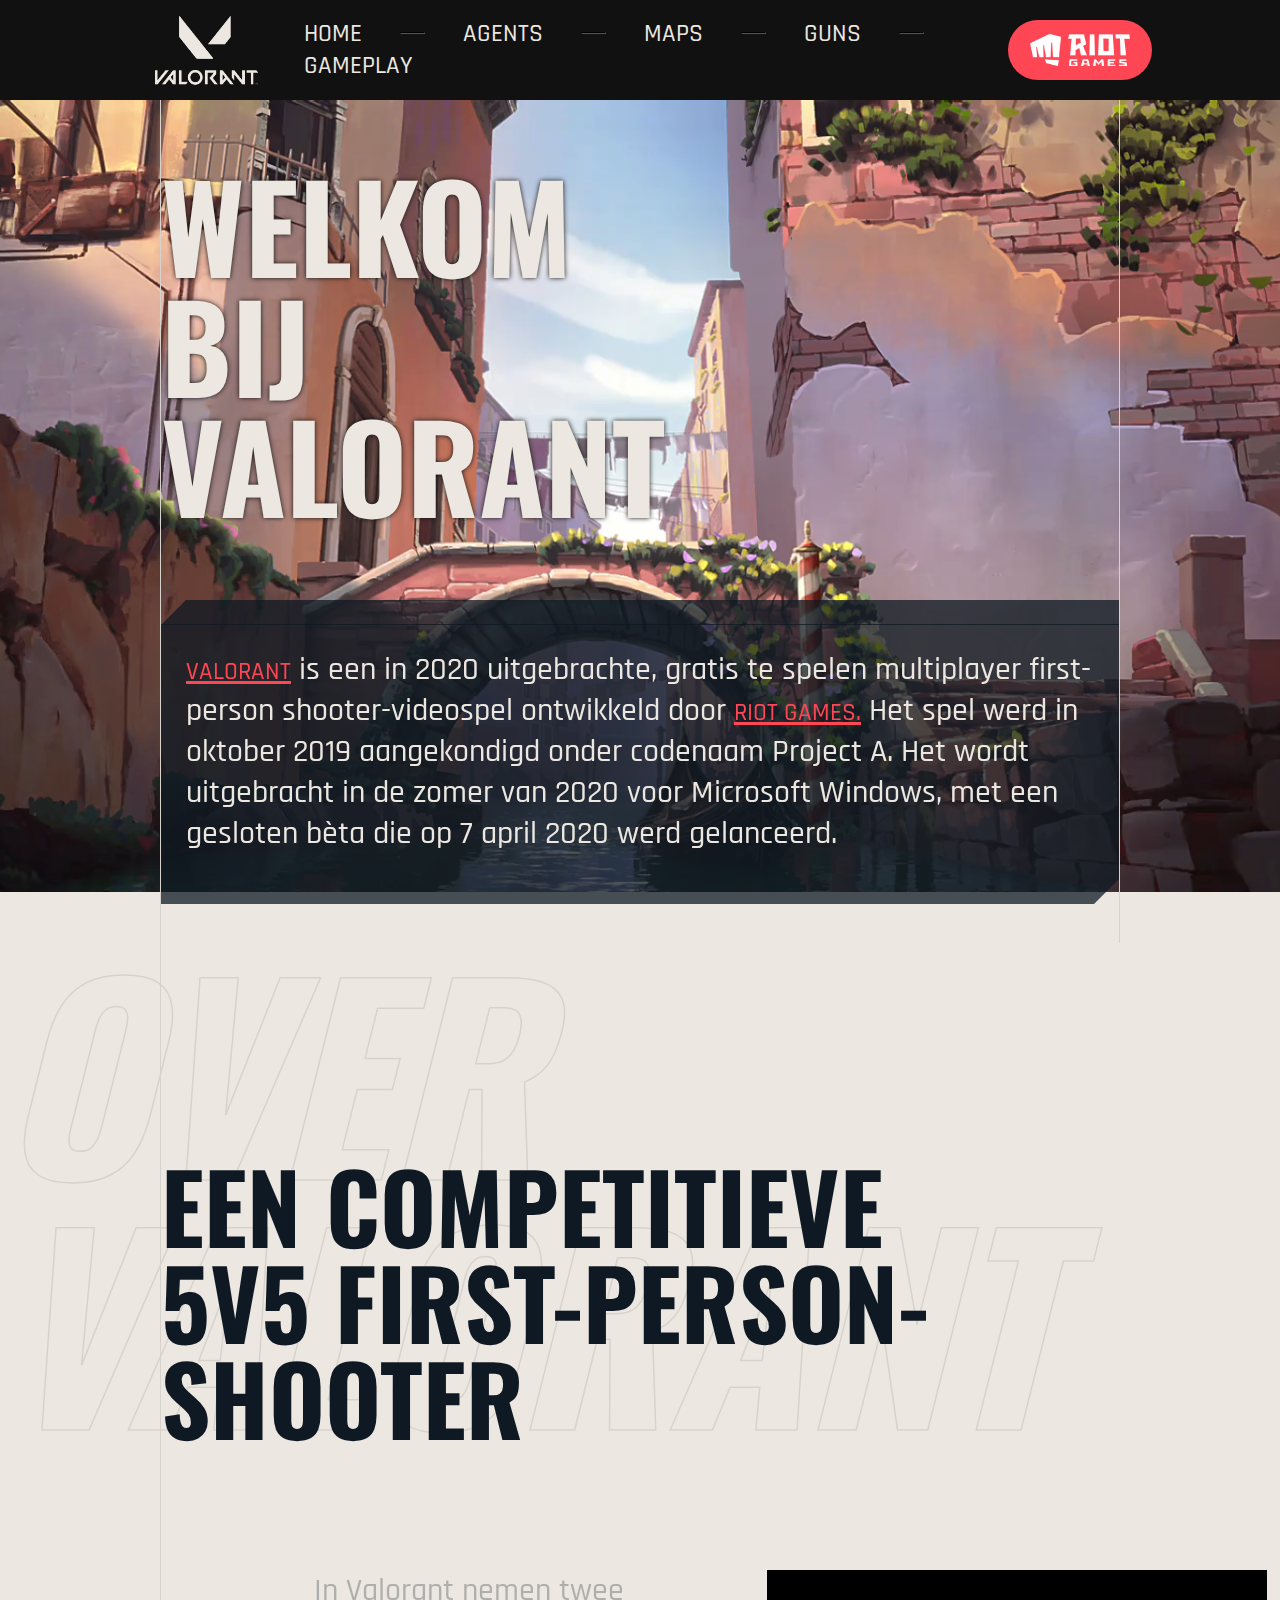
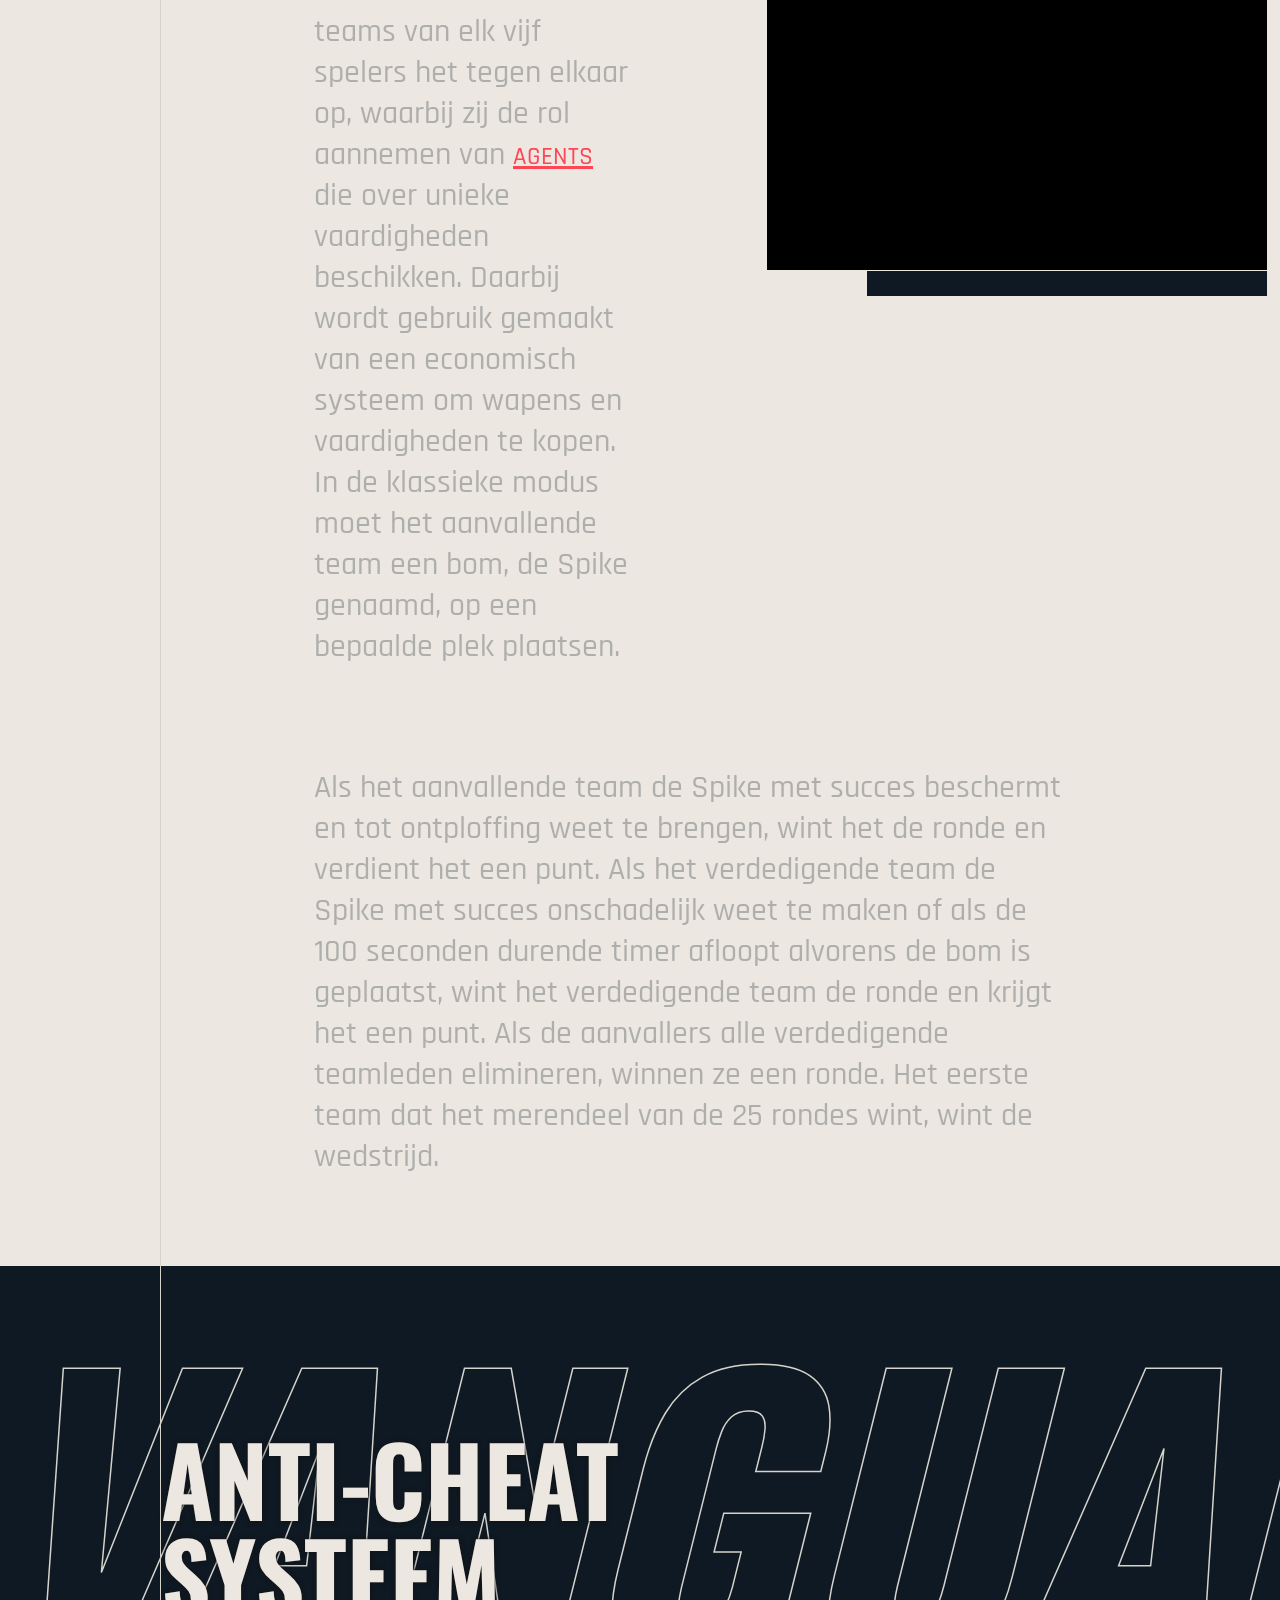
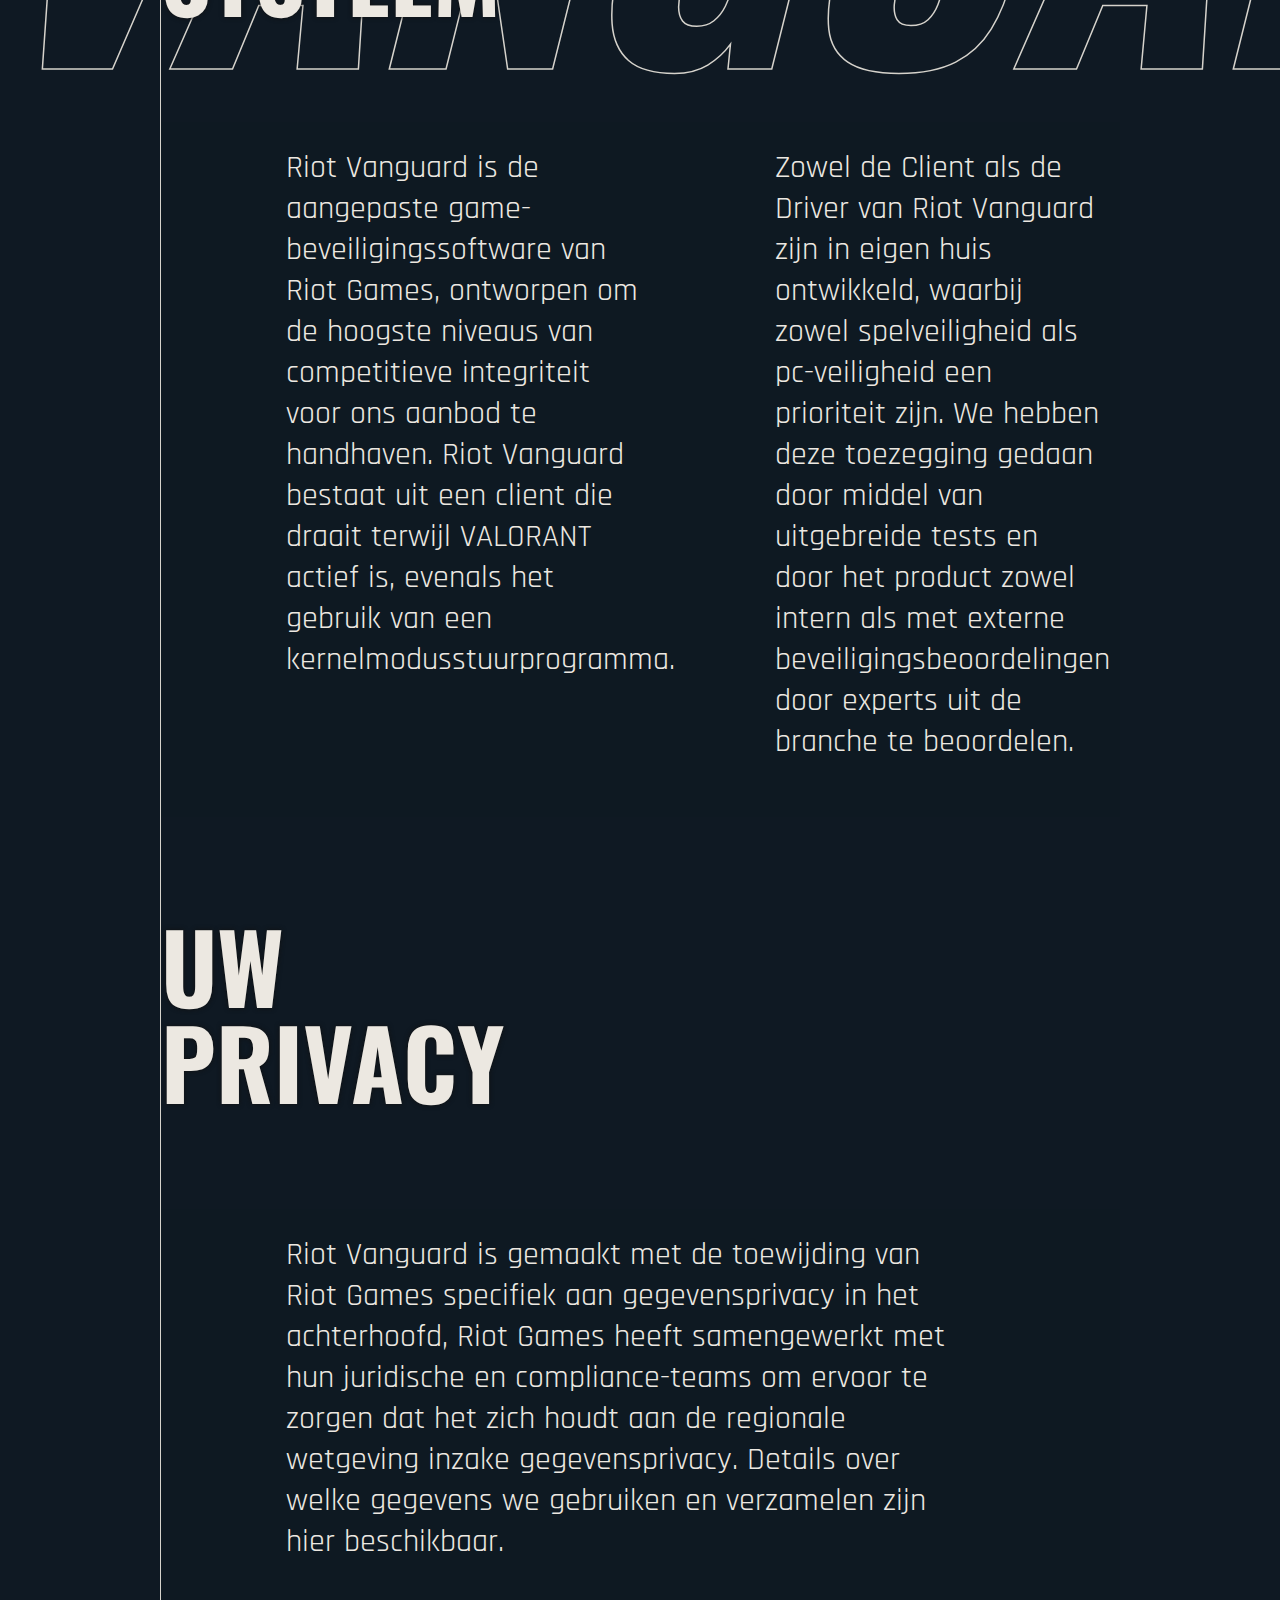
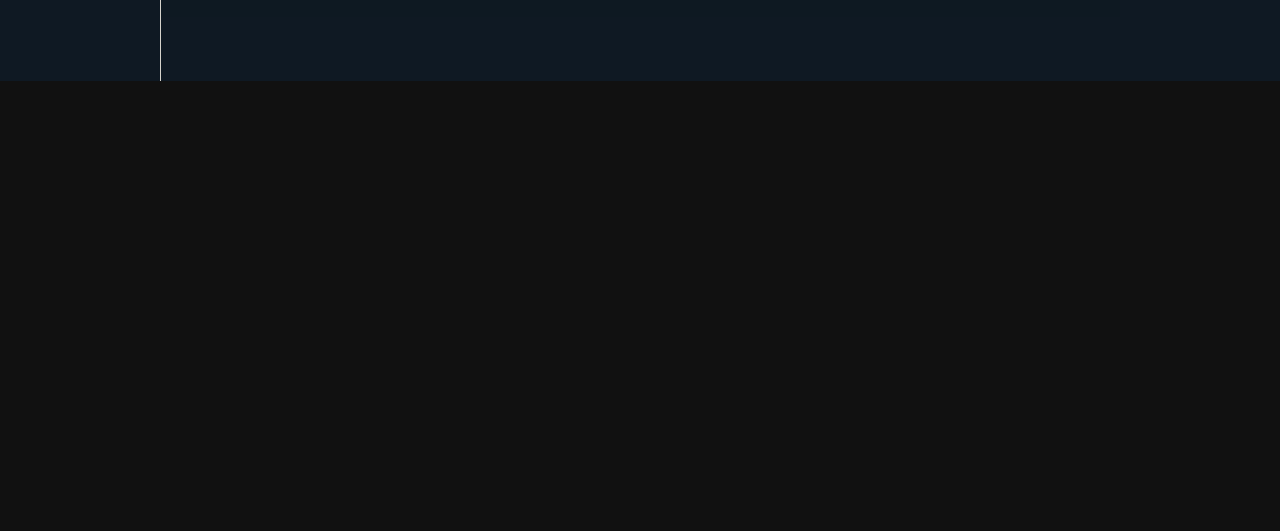
<file: index.html>
<!DOCTYPE html>
<html lang="en">
<head>
    <meta charset="UTF-8">
    <meta name="viewport" content="width=device-width, initial-scale=1.0">
    <title>Valorant</title>

    <link href="https://fonts.googleapis.com/css?family=Rajdhani:300,400,500,600,700&display=swap" rel="stylesheet"> 
    <link href="https://fonts.googleapis.com/css?family=Oswald:200,300,400,500,600,700&display=swap&subset=cyrillic" rel="stylesheet"> 
    <link rel="stylesheet" href="./css/home.css">
</head>
<body>
    <section id="introwrapper">
        <!-- NAVBAR -->
        <div class="nav-wrapper">
            <!-- LOGO -->
            <a href="/" class="nav-logo">
                <div class="hover-redlogo"></div>
                <div class="hover-blacklogo"></div>
            </a>

            <!-- NAV -->
            <div class="nav">
                <ul class="links-container">
                    <li><a href="./index.html"><span>HOME</span></a></li>
                    <li><hr/></li>
                    <li><a href="./agents.html"><span>AGENTS</span></a></li>
                    <li><hr/></li>
                    <li><a href="./maps.html"><span>MAPS</span></a></li>
                    <li><hr/></li>
                    <li><a href="./guns.html"><span>GUNS</span></a></li>
                    <li><hr/></li>
                    <li><a href="./gameplay.html"><span>GAMEPLAY</span></a></li>
                </ul>
            </div>

            <!-- RIOT GAMES -->
            <!-- <a class="btn-devs" href="https://beta.playvalorant.com/"><div class="riot-logo"></div></a> -->
            <a class="btn-devs" href="https://www.riotgames.com/" target="_blank"><div class="riot-logo"></div></a>
        </div>

        <!-- SECTION CONTENT -->
        <div class="content">
            <div class="title">
                <h1>WELKOM BIJ VALORANT</h1>
            </div>
            <!-- <hr class="split"/> -->
            <div class="info">
                <p>
                    <span class="valorant-red" ><a target="_blank" href="https://beta.playvalorant.com">VALORANT</a></span>  is een in 2020 uitgebrachte, gratis te spelen multiplayer first-person shooter-videospel ontwikkeld door <span class="valorant-red" ><a target="_blank" href="https://www.riotgames.com">RIOT GAMES.</a></span> 
                    Het spel werd in oktober 2019 aangekondigd onder codenaam Project A. Het wordt uitgebracht in de zomer van 2020 voor Microsoft Windows, 
                    met een gesloten bèta die op 7 april 2020 werd gelanceerd. 
                </p>
            </div>
        </div>
        <!-- BACKGROUND VIDEO -->
        <video class="bgvid" autoplay loop preload="true" playsinline="true">
            <source src="./assets/videos/mp4/canal-loop.mp4" type="video/mp4">
        </video>
    </section>
    <section id="midwrapper">
        <div class="bg-title">
            <h1>OVER VALORANT</h1>
        </div>

        <div class="content">
            <div class="title">
                <h1>Een competitieve 5v5 First-Person-Shooter</h1>
            </div>
            
            <div class="info">
                <p id="first">
                    In Valorant nemen twee teams van elk vijf spelers het tegen elkaar op, waarbij zij de rol aannemen van <span class="valorant-red" ><a target="_blank" href="./agents.html">AGENTS</a></span> die over unieke vaardigheden beschikken. 
                    Daarbij wordt gebruik gemaakt van een economisch systeem om wapens en vaardigheden te kopen. 
                    In de klassieke modus moet het aanvallende team een bom, de Spike genaamd, op een bepaalde plek plaatsen. 
                </p>
                <div class="game-preview">
                    <video class="vid" src="./assets/videos/mp4/game-overview.mp4" autoplay loop></video>
                    <div class="vid-accent"></div>
                </div>
                <p id="second">
                    Als het aanvallende team de Spike met succes beschermt en tot ontploffing weet te brengen, wint het de ronde en verdient het een punt. 
                    Als het verdedigende team de Spike met succes onschadelijk weet te maken of als de 100 seconden durende timer afloopt alvorens de bom is geplaatst, 
                    wint het verdedigende team de ronde en krijgt het een punt. Als de aanvallers alle verdedigende teamleden elimineren, winnen ze een ronde. 
                    Het eerste team dat het merendeel van de 25 rondes wint, wint de wedstrijd.
                </p>
            </div>
        </div>
    </section>
    <section id="bottomwrapper">
        <div class="bg-title">
            <h1>VANGUARD</h1>
        </div>

        <div class="content">
            <div class="title">
                <h1>ANTI-CHEAT SYSTEEM</h1>
            </div>

            <div class="info">
                <p>
                    Riot Vanguard is de aangepaste game-beveiligingssoftware van Riot Games, ontworpen om de hoogste niveaus van competitieve integriteit voor ons aanbod te handhaven. 
                    Riot Vanguard bestaat uit een client die draait terwijl VALORANT actief is, evenals het gebruik van een kernelmodusstuurprogramma.
                    
                </p>

                <p>
                    Zowel de Client als de Driver van Riot Vanguard zijn in eigen huis ontwikkeld, waarbij zowel spelveiligheid als pc-veiligheid een prioriteit zijn. 
                    We hebben deze toezegging gedaan door middel van uitgebreide tests en door het product zowel intern als met externe beveiligingsbeoordelingen door experts uit de branche te beoordelen.
                </p>
                <!-- <p>
                    Het spel is bekritiseerd vanwege de anti-cheatsoftware  <span class="valorant-red" ><a href="https://support-valorant.riotgames.com/hc/en-us/articles/360046160933-What-is-Vanguard-" target="_blank">Vanguard</a></span>, omdat het bleek te draaien op een kerneldriver, 
                    die toegang geeft tot het computersysteem. OSNews toonde zich bezorgd dat Riot Games en zijn eigenaar, 
                    het Chinese technologieconglomeraat Tencent, gebruikersgegevens zouden kunnen bespioneren 
                    en dat de kerneldriver mogelijk door derden zou kunnen worden misbruikt. 
                </p> -->

                <!-- <p>
                    Riot Games verklaarde echter dat de driver "geen informatie over uw computer naar ons verzamelt of terugstuurt" en lanceerde 
                    een bugbounty-programma om beloningen te bieden voor rapporten die kwetsbaarheden in Vanguard aantonen.
                </p> -->
            </div>

            <div class="title">
                <h1>UW PRIVACY</h1>
            </div>

            <div class="info" id="privacy">
                <p >
                    Riot Vanguard is gemaakt met de toewijding van Riot Games specifiek aan gegevensprivacy in het achterhoofd, 
                    Riot Games heeft samengewerkt met hun juridische en compliance-teams om ervoor te zorgen dat het zich houdt aan de regionale wetgeving inzake gegevensprivacy. 
                    Details over welke gegevens we gebruiken en verzamelen zijn hier beschikbaar.
                </p>
            </div>
        </div>
    </section>
    <section id="creditswrapper">
        <div class="content">
            <div class="logo"></div>

        </div>
    </section>
</body>
</html>
</file>
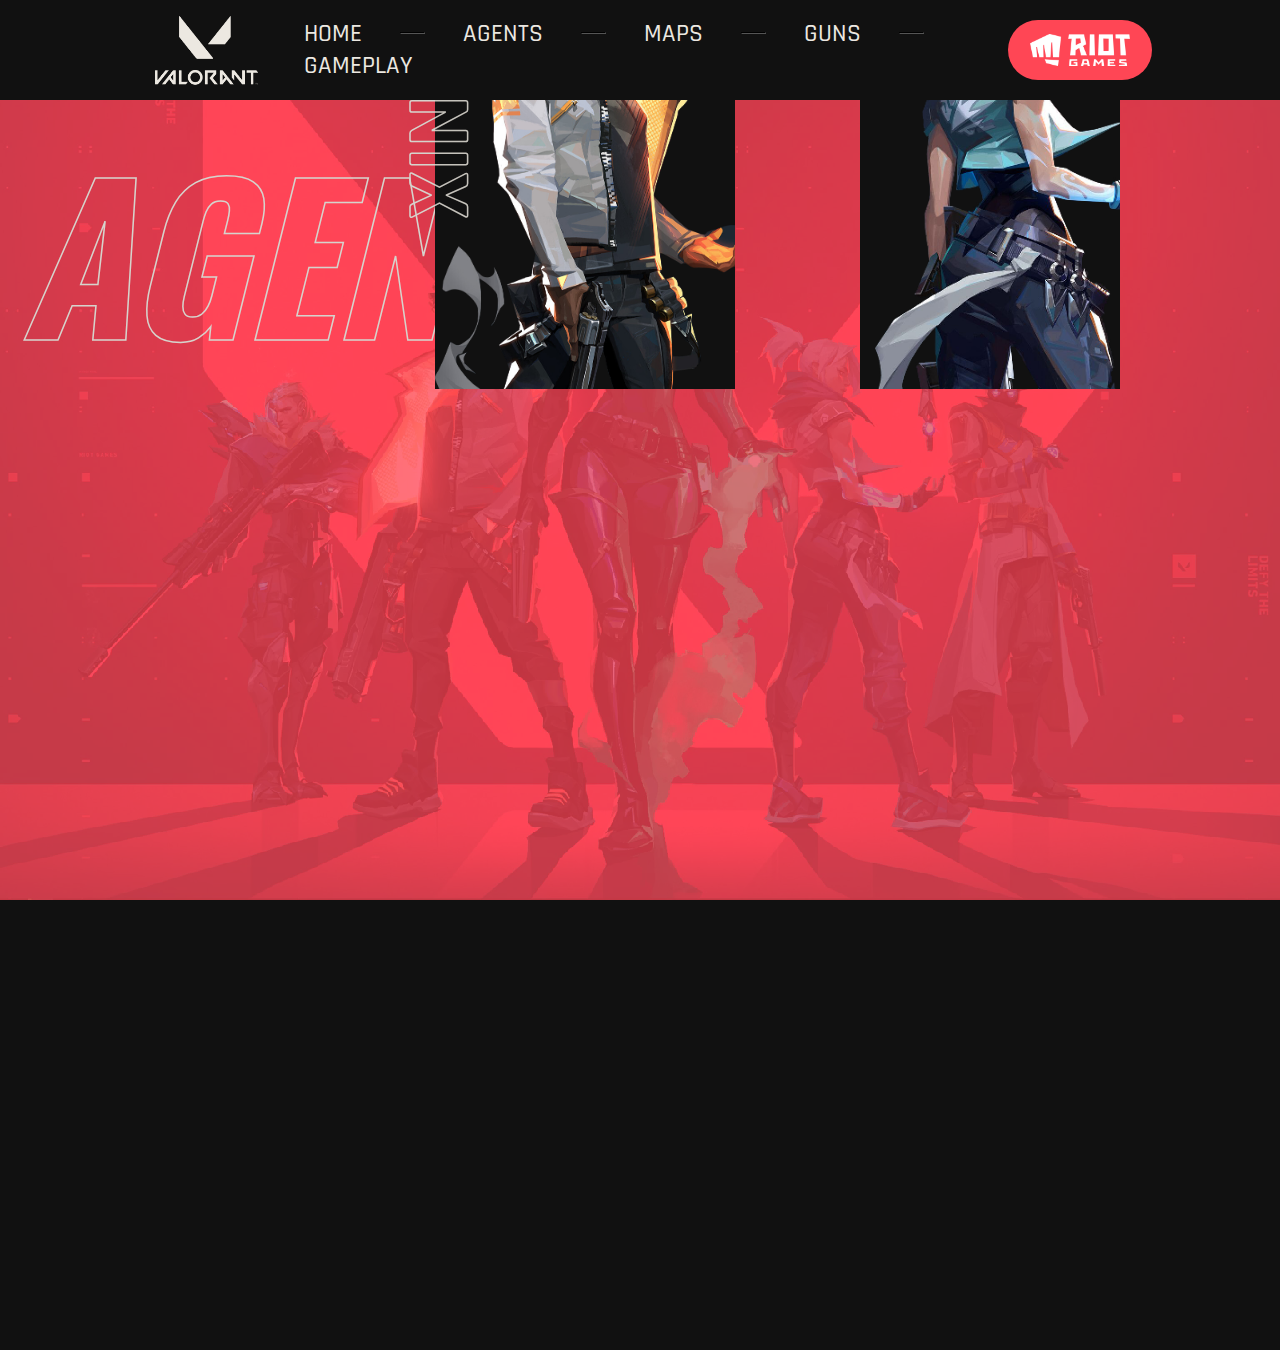
<file: agents backup.html>
<!DOCTYPE html>
<html lang="en">
<head>
    <meta charset="UTF-8">
    <meta name="viewport" content="width=device-width, initial-scale=1.0">
    <title>Valorant | Agents</title>

    <link href="https://fonts.googleapis.com/css?family=Rajdhani:300,400,500,600,700&display=swap" rel="stylesheet"> 
    <link href="https://fonts.googleapis.com/css?family=Oswald:200,300,400,500,600,700&display=swap&subset=cyrillic" rel="stylesheet"> 
    <link rel="stylesheet" href="./css/agents.css">
</head>
<body id="agents">
    <section id="agentswrapper">
        <!-- NAVBAR -->
        <div class="nav-wrapper">
            <!-- LOGO -->
            <a href="/" class="nav-logo">
                <div class="hover-redlogo"></div>
                <div class="hover-blacklogo"></div>
            </a>

            <!-- NAV -->
            <div class="nav">
                <ul class="links-container">
                    <li><a href="./index.html"><span>HOME</span></a></li>
                    <li><hr/></li>
                    <li><a href="./agents.html"><span>AGENTS</span></a></li>
                    <li><hr/></li>
                    <li><a href="./maps.html"><span>MAPS</span></a></li>
                    <li><hr/></li>
                    <li><a href="./guns.html"><span>GUNS</span></a></li>
                    <li><hr/></li>
                    <li><a href="./gameplay.html"><span>GAMEPLAY</span></a></li>
                </ul>
            </div>

            <!-- RIOT GAMES -->
            <!-- <a class="btn-devs" href="https://beta.playvalorant.com/"><div class="riot-logo"></div></a> -->
            <a class="btn-devs" href="https://www.riotgames.com/" target="_blank"><div class="riot-logo"></div></a>
        </div>

        <!-- SECTION CONTENT -->
        <div class="bg-title">
            <h1>AGENTS</h1>
        </div>
    
        <div class="content">
                
            <div class="slide-container" id="slide-container">
                    
                <div class="slide-wrapper" id="slide-wrapper">
                        
                    <div class="agent-wrapper" id="agent-wrapper">
                        <div class="agent-container">
                            <div class="image-container">
                                <img src="./assets/images/png/agents/Phoenix.png" alt="">
                            </div>
                            <div class="agent-info">
                                <div class="title">
                                    <h1>Phoenix</h1>
                                </div>
                                <p>United Kingdom</p>
                            </div>
                        </div>
                    </div>
    
                        <div class="agent-wrapper" id="agent-wrapper">
                            <div class="agent-container">
                                <div class="image-container">
                                    <img src="./assets/images/png/agents/Jett.png" alt="">
                                </div>
                                <div class="agent-info">
                                    <div class="title">
                                        <h1>Jett</h1>
                                    </div>
                                    <p>South Korea</p>
                                </div>
                            </div>
                        </div>
    
                        <div class="agent-wrapper" id="agent-wrapper">
                            <div class="agent-container">
                                <div class="image-container">
                                    <img src="./assets/images/png/agents/Viper.png" alt="">
                                </div>
                                <div class="agent-info">
                                    <div class="title">
                                        <h1>Viper</h1>
                                    </div>
                                    <p>United States</p>
                                </div>
                            </div>
                        </div>
    
                        <div class="agent-wrapper" id="agent-wrapper">
                            <div class="agent-container">
                                <div class="image-container">
                                    <img src="./assets/images/png/agents/Sova.png" alt="">
                                </div>
                                <div class="agent-info">
                                    <div class="title">
                                        <h1>Sova</h1>
                                    </div>
                                    <p>Russia</p>
                                </div>
                            </div>
                        </div>
    
                        <div class="agent-wrapper" id="agent-wrapper">
                            <div class="agent-container">
                                <div class="image-container">
                                    <img src="./assets/images/png/agents/Cypher.png" alt="">
                                </div>
                                <div class="agent-info">
                                    <div class="title">
                                        <h1>Cypher</h1>
                                    </div>
                                    <p>Morocco</p>
                                </div>
                            </div>
                        </div>
    
                        <div class="agent-wrapper" id="agent-wrapper">
                            <div class="agent-container">
                                <div class="image-container">
                                    <img src="./assets/images/png/agents/Brimstone.png" alt="">
                                </div>
                                <div class="agent-info">
                                    <div class="title">
                                        <h1>Brimstone</h1>
                                    </div>
                                    <p>United States</p>
                                </div>
                            </div>
                        </div>
    
                        <div class="agent-wrapper" id="agent-wrapper">
                            <div class="agent-container">
                                <div class="image-container">
                                    <img src="./assets/images/png/agents/Sage.png" alt="">
                                </div>
                                <div class="agent-info">
                                    <div class="title">
                                        <h1>Sage</h1>
                                    </div>
                                    <p>China</p>
                                </div>
                            </div>
                        </div>
    
                        <div class="agent-wrapper" id="agent-wrapper">
                            <div class="agent-container">
                                <div class="image-container">
                                    <img src="./assets/images/png/agents/Omen.png" alt="">
                                </div>
                                <div class="agent-info">
                                    <div class="title">
                                        <h1>Omen</h1>
                                    </div>
                                    <p></p>
                                </div>
                            </div>
                        </div>
    
                        <div class="agent-wrapper" id="agent-wrapper">
                            <div class="agent-container">
                                <div class="image-container">
                                    <img src="./assets/images/png/agents/Raze.png" alt="">
                                </div>
                                <div class="agent-info">
                                    <div class="title">
                                        <h1>Raze</h1>
                                    </div>
                                    <p>Brazil</p>
                                </div>
                            </div>
                        </div>
    
                        <div class="agent-wrapper" id="agent-wrapper">
                            <div class="agent-container">
                                <div class="image-container">
                                    <img src="./assets/images/png/agents/Breach.png" alt="">
                                </div>
                                <div class="agent-info">
                                    <div class="title">
                                        <h1>Breach</h1>
                                    </div>
                                    <p>Sweden</p>
                                </div>
                            </div>
                        </div>
                    </div>
    
                </div>
        </div>
        <video class="bgvid" autoplay loop preload="true" playsinline="true">
            <source src="./assets/videos/mp4/agents-loop.mp4" type="video/mp4">
        </video>
    </section>
    <section id="creditswrapper">
        <div class="content">
            <div class="logo"></div>

        </div>
    </section>
</body>
</html>
</file>
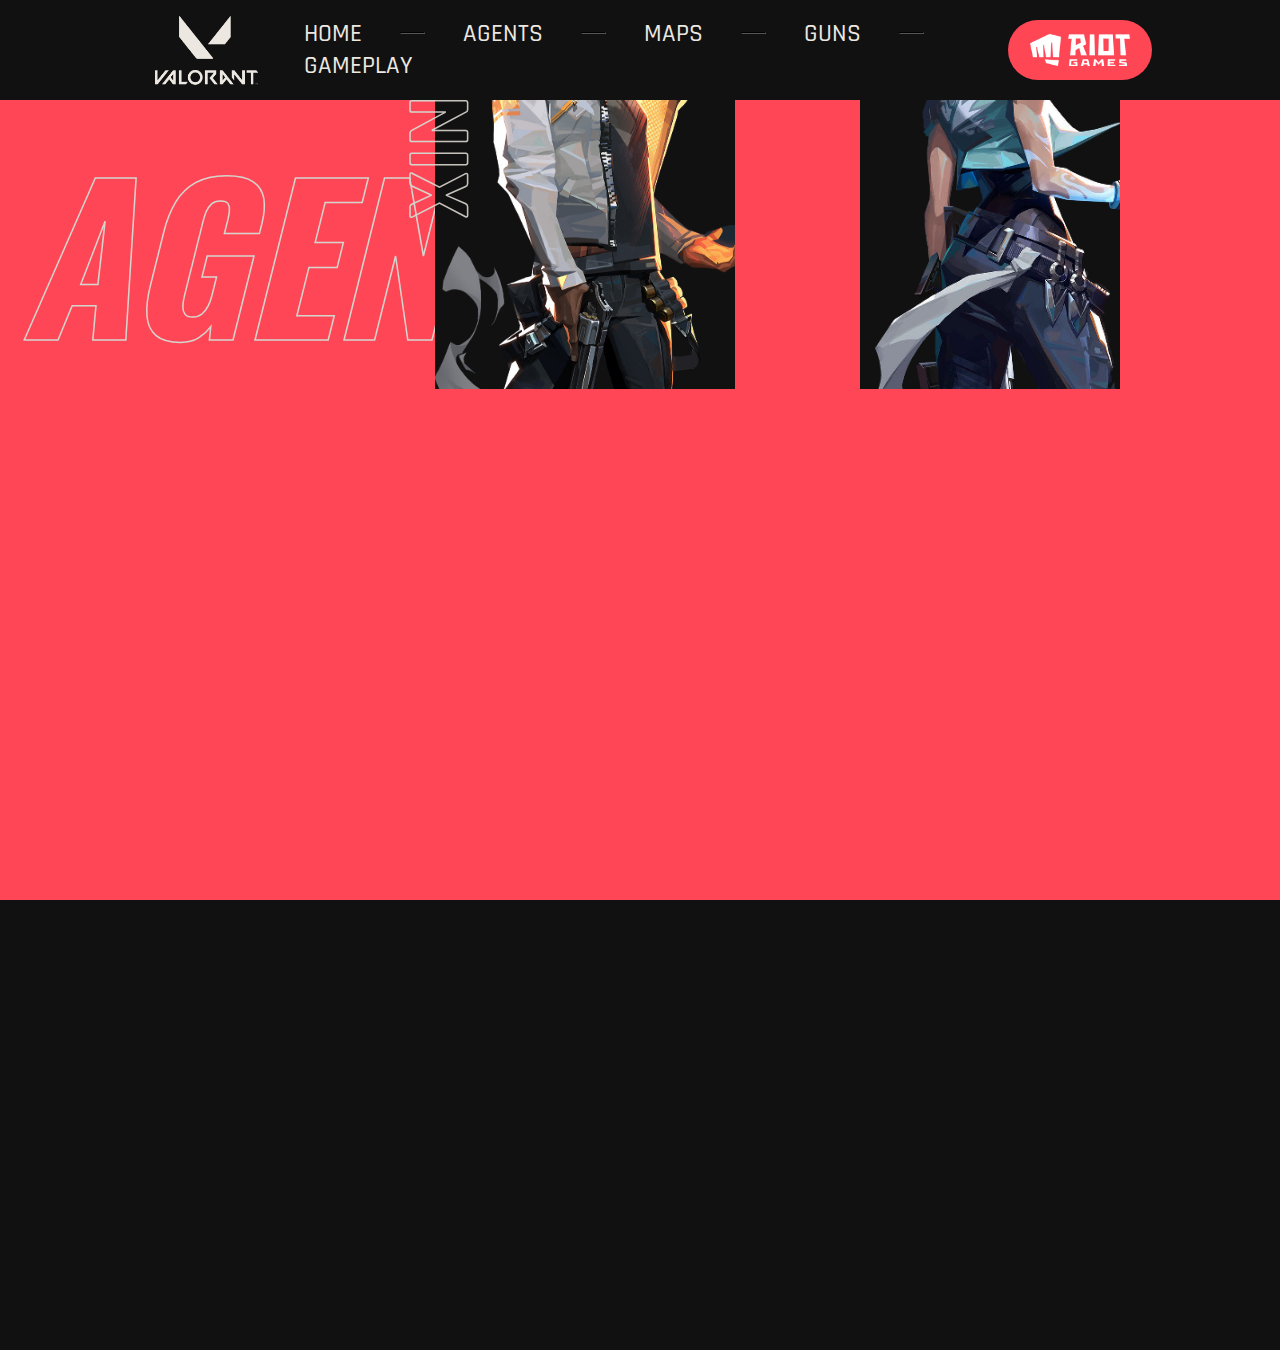
<file: agents.html>
<!DOCTYPE html>
<html lang="en">
<head>
    <meta charset="UTF-8">
    <meta name="viewport" content="width=device-width, initial-scale=1.0">
    <title>Valorant | Agents</title>

    <link href="https://fonts.googleapis.com/css?family=Rajdhani:300,400,500,600,700&display=swap" rel="stylesheet"> 
    <link href="https://fonts.googleapis.com/css?family=Oswald:200,300,400,500,600,700&display=swap&subset=cyrillic" rel="stylesheet"> 
    <link rel="stylesheet" href="./css/agents.css">
</head>
<body id="agents">
    <section id="agentswrapper">
        <!-- NAVBAR -->
        <div class="nav-wrapper">
            <!-- LOGO -->
            <a href="/" class="nav-logo">
                <div class="hover-redlogo"></div>
                <div class="hover-blacklogo"></div>
            </a>

            <!-- NAV -->
            <div class="nav">
                <ul class="links-container">
                    <li><a href="./index.html"><span>HOME</span></a></li>
                    <li><hr/></li>
                    <li><a href="./agents.html"><span>AGENTS</span></a></li>
                    <li><hr/></li>
                    <li><a href="./maps.html"><span>MAPS</span></a></li>
                    <li><hr/></li>
                    <li><a href="./guns.html"><span>GUNS</span></a></li>
                    <li><hr/></li>
                    <li><a href="./gameplay.html"><span>GAMEPLAY</span></a></li>
                </ul>
            </div>

            <!-- RIOT GAMES -->
            <!-- <a class="btn-devs" href="https://beta.playvalorant.com/"><div class="riot-logo"></div></a> -->
            <a class="btn-devs" href="https://www.riotgames.com/" target="_blank"><div class="riot-logo"></div></a>
        </div>

        <!-- SECTION CONTENT -->
        <div class="bg-title">
            <h1>AGENTS</h1>
        </div>
    
        <div class="content">
                
            <div class="slide-container" id="slide-container">
                    
                <div class="slide-wrapper" id="slide-wrapper">
                        
                    <div class="agent-wrapper" id="agent-wrapper">
                        <div class="agent-container">
                            <div class="image-container">
                                <img src="./assets/images/png/agents/Phoenix.png" alt="">
                            </div>
                            <div class="agent-info">
                                <div class="title">
                                    <h1>Phoenix</h1>
                                </div>
                                <p>United Kingdom</p>
                            </div>
                        </div>
                    </div>
    
                        <div class="agent-wrapper" id="agent-wrapper">
                            <div class="agent-container">
                                <div class="image-container">
                                    <img src="./assets/images/png/agents/Jett.png" alt="">
                                </div>
                                <div class="agent-info">
                                    <div class="title">
                                        <h1>Jett</h1>
                                    </div>
                                    <p>South Korea</p>
                                </div>
                            </div>
                        </div>
    
                        <div class="agent-wrapper" id="agent-wrapper">
                            <div class="agent-container">
                                <div class="image-container">
                                    <img src="./assets/images/png/agents/Viper.png" alt="">
                                </div>
                                <div class="agent-info">
                                    <div class="title">
                                        <h1>Viper</h1>
                                    </div>
                                    <p>United States</p>
                                </div>
                            </div>
                        </div>
    
                        <div class="agent-wrapper" id="agent-wrapper">
                            <div class="agent-container">
                                <div class="image-container">
                                    <img src="./assets/images/png/agents/Sova.png" alt="">
                                </div>
                                <div class="agent-info">
                                    <div class="title">
                                        <h1>Sova</h1>
                                    </div>
                                    <p>Russia</p>
                                </div>
                            </div>
                        </div>
    
                        <div class="agent-wrapper" id="agent-wrapper">
                            <div class="agent-container">
                                <div class="image-container">
                                    <img src="./assets/images/png/agents/Cypher.png" alt="">
                                </div>
                                <div class="agent-info">
                                    <div class="title">
                                        <h1>Cypher</h1>
                                    </div>
                                    <p>Morocco</p>
                                </div>
                            </div>
                        </div>
    
                        <div class="agent-wrapper" id="agent-wrapper">
                            <div class="agent-container">
                                <div class="image-container">
                                    <img src="./assets/images/png/agents/Brimstone.png" alt="">
                                </div>
                                <div class="agent-info">
                                    <div class="title">
                                        <h1>Brimstone</h1>
                                    </div>
                                    <p>United States</p>
                                </div>
                            </div>
                        </div>
    
                        <div class="agent-wrapper" id="agent-wrapper">
                            <div class="agent-container">
                                <div class="image-container">
                                    <img src="./assets/images/png/agents/Sage.png" alt="">
                                </div>
                                <div class="agent-info">
                                    <div class="title">
                                        <h1>Sage</h1>
                                    </div>
                                    <p>China</p>
                                </div>
                            </div>
                        </div>
    
                        <div class="agent-wrapper" id="agent-wrapper">
                            <div class="agent-container">
                                <div class="image-container">
                                    <img src="./assets/images/png/agents/Omen.png" alt="">
                                </div>
                                <div class="agent-info">
                                    <div class="title">
                                        <h1>Omen</h1>
                                    </div>
                                    <p></p>
                                </div>
                            </div>
                        </div>
    
                        <div class="agent-wrapper" id="agent-wrapper">
                            <div class="agent-container">
                                <div class="image-container">
                                    <img src="./assets/images/png/agents/Raze.png" alt="">
                                </div>
                                <div class="agent-info">
                                    <div class="title">
                                        <h1>Raze</h1>
                                    </div>
                                    <p>Brazil</p>
                                </div>
                            </div>
                        </div>
    
                        <div class="agent-wrapper" id="agent-wrapper">
                            <div class="agent-container">
                                <div class="image-container">
                                    <img src="./assets/images/png/agents/Breach.png" alt="">
                                </div>
                                <div class="agent-info">
                                    <div class="title">
                                        <h1>Breach</h1>
                                    </div>
                                    <p>Sweden</p>
                                </div>
                            </div>
                        </div>
                    </div>
    
                </div>
        </div>
    </section>
    <section id="creditswrapper">
        <div class="content">
            <div class="logo"></div>

        </div>
    </section>
</body>
</html>
</file>
<file: css/home.css>
*,
html {
    margin: 0;
    padding: 0;
    box-sizing: border-box;
    scrollbar-width: 15px;
    scrollbar-color:  #FF4655 #111111;
}

::-webkit-scrollbar {
    /* display: none; */
    width: 15px;
}

::-webkit-scrollbar-track {
    background: #111111;
}

::-webkit-scrollbar-thumb {
    background: #FF4655;
    /* border-radius: 10px; */
}

::-webkit-scrollbar-thumb:hover {
    background: #FF4655;
}

body {
    min-width: 100%;
    height: 100vh;
    font-family: 'Rajdhani', sans-serif;
}

section {
    width: 100%;
    min-height: 100%;
    top: 0;
    bottom: 0;
    left: 0;
    right: 0;
    content: "";
    /* z-index: 0; */
    position: relative;
}

section .content {
    position: relative;
    /* margin: 100px auto 0 auto; */
    margin: 0 auto;
    z-index: 5;
    /* left: 15%;
    right: 15%; */
    border-left: solid 1px #D6D3CC;
    /* bottom: 0;
    top: 0; */
    width: 75%;
    height: 100%;
    padding: 5% 0;
}

#introwrapper {
    background-color: #ECE8E1;
    height: auto;
}

.nav-wrapper  {
    background-color: #111111;
    height: 100px;
    position: fixed;
    width: 100vw;
    display: flex;
    justify-content: space-between;
    align-items: center;
    padding: 30px 10%;
    z-index: 999;
    top: 0;
}

/* .nav-wrapper {
    width: 100%;
    height: 100%;
    display: grid;
    top: 0;
    bottom: 0;
    grid-template-columns: 1fr 1fr;
    text-align: center;
} */

.nav-logo {
    cursor: pointer;
    display: block;
    top: 0;
    bottom: 0;
    height: 75px;
    width: 175px;
    background-repeat: no-repeat;
    background-position: center;
    background-size: contain;
    background-image: url("../assets/images/png/Full Color/Type_Lockup/V_Lockup_Vertical_Off-White.png");
    transition: all .25s cubic-bezier(0.445, 0.05, 0.55, 0.95);
}

.nav-logo:hover {
    transform: scale(1.1);
    /* background-image: url("../assets/images/png/Full Color/Type_Lockup/V_Lockup_Vertical_Red.png"); */
}

.hover-redlogo {
    height: 75px;
    width: 175px;
    position: absolute;
    opacity: 0;
    display: block;
    background-repeat: no-repeat;
    background-position: center;
    background-size: contain;
    background-image: url("../assets/images/png/Full Color/Type_Lockup/V_Lockup_Vertical_Red.png");
    transition: all .25s cubic-bezier(0.445, 0.05, 0.55, 0.95);
    z-index: 999;
}

.nav-logo:hover > .hover-redlogo {
    /* display: block; */
    opacity: 1;
    /* transform: scale(1.2); */
}

li, a {
    font-weight: 500;
    color: #ECE8E1;
    text-decoration: none;
    font-size: 25px;
}

.links-container {
    list-style: none;
}

.links-container li {
    display: inline-block;
    padding: 0 15px;
}

.links-container li hr {
    width: 25px;
    border-color: #555555;
    bottom: 7.5px;
    position: relative;
}

.links-container li a {
    padding: 4px;
    /* border: 2px solid transparent; */
    /* border: none; */
    box-sizing: content-box;
    /* border-color: #D6D3CC; */
    border: solid 0px transparent;
    transition: all .15s cubic-bezier(0.445, 0.05, 0.55, 0.95);
    background: linear-gradient(#ECE8E1, #ECE8E1);
    background-repeat: no-repeat;
    background-position: 0% 50%;
	background-size: 100% 0;
}

.links-container li a:hover {
    color: #111111;
    /* transform: translateY(-10px) scale(1.02); */
    background-size: 100% 100%;
    background-position: 0% 50%;
    transition: all .25s cubic-bezier(0.445, 0.05, 0.55, 0.95);
}

.links-container li a::before,
.links-container li a::after,
.links-container li a span::before,
.links-container li a span::after {
    position: absolute;
    content: "";
    transition: all .15s cubic-bezier(0.445, 0.05, 0.55, 0.95);
    width: 10px;
    height: 10px;
}

.links-container li a::before {
    margin-top: 0x;
    margin-left: 0px;
    transition: all .15s cubic-bezier(0.445, 0.05, 0.55, 0.95);
}

.links-container li a:hover > ::before {
    margin-top: -12px;
    margin-left: -12px;
    border-top: solid 1px #D6D3CC;
    border-left: solid 1px #D6D3CC;
    transition: all .15s cubic-bezier(0.445, 0.05, 0.55, 0.95);
}

.links-container li:hover >  a::after {
    /*! margin-top: -2px; */
    /*! margin-right: -2px; */
    /*! border-top: solid 1px #D6D3CC; */
    /*! border-right: solid 1px #D6D3CC; */
    transition: all .15s cubic-bezier(0.445, 0.05, 0.55, 0.95);
}


.links-container li:hover a > span::before {
    /*! margin-bottom: -2px; */
    /*! margin-left: -2px; */
    /*! border-bottom: solid 1px #D6D3CC; */
    /*! border-left: solid 1px #D6D3CC; */
    transition: all .15s cubic-bezier(0.445, 0.05, 0.55, 0.95);
}

.links-container li a span::after {
    /* margin-bottom: -6px; */
    margin-left: -10px;
    margin-top: 22px;
    transition: all .15s cubic-bezier(0.445, 0.05, 0.55, 0.95);
}

.links-container li a:hover > span::after {
    margin-left: 2px;
    margin-top: 34px;
    border-bottom: solid 1px #D6D3CC;
    border-right: solid 1px #D6D3CC;
    transition: all .15s cubic-bezier(0.445, 0.05, 0.55, 0.95);
}


.btn-devs {
    background-color: #FF4655;
    border-radius: 50px;
    width: 160px;
    transition: all .25s cubic-bezier(0.445, 0.05, 0.55, 0.95);
}

.riot-logo {
    /* margin: 0 auto; */
    margin: 10px auto;
    width: 100px;
    height: 40px;
    background-repeat: no-repeat;
    background-position: center;
    background-size: contain;
    background-image: url("../assets/images/icons/riot-games-white.png");
    transition: all .25s cubic-bezier(0.445, 0.05, 0.55, 0.95);
}

.btn-devs:hover {
    /* background-image: url("../assets/images/icons/riot-games.png"); */
    background-color: #ECE8E1;
    transform: scale(1.05);
}

.btn-devs:hover > .riot-logo {
    background-image: url("../assets/images/icons/riot-games.png");
}

#introwrapper .content {
    /* margin: 100px auto 0 auto; */
    border-right: solid 1px #D6D3CC;
    z-index: 5;
}

.content .title {
    margin-top: 100px;
    margin-bottom: 50px;
    position: relative;
    font-family: 'Oswald', sans-serif;
    font-weight: 700;
    font-size: 60px;
    color: #ECE8E1;
    text-shadow: 0 0 5px #111111;
    width: 500px;
    line-height: 1;
    height: max-content;
    text-transform: uppercase;
}

.content .split {
    border: solid 2.5px #ECE8E1;
    width: 250px;
}

.content .info {
    margin-top: 100px;
    font-weight: 400;
    font-size: 2em;
    width: 100%;
    position: relative;
    color: #ECE8E1;
    /* text-shadow: 0 0 10px #111111; */
    background-color: #0f1923bf;
    padding: 25px;
    /* border-top-left-radius: 50px;
    border-bottom-right-radius: 50px; */
    border-style: none;
    height: max-content;
    font-weight: 500;
}

#introwrapper .info::before {
    content: "";
    right: 0;
    height: 0;
    left: 0;
    top: -24.5px;
    position: absolute;
    border-bottom: 25px solid #0f1923bf;
    border-left: 25px solid transparent;
    /* border-right: 25px solid transparent; */
}
#introwrapper .info::after {
    content: "";
    /* width: 100%; */
    height: 0;
    left: 0;
    right: 0;
    bottom: -25px;
    position: absolute;
    border-top: 25px solid #0f1923bf;
    /* border-left: 25px solid transparent; */
    border-right: 25px solid transparent;
}

.content .info p {
    /* text-shadow: 0 0 5px #0f1923; */
}

.valorant-red {
    color: #FF4655;
    text-decoration: underline;
    /* font-family: 'Oswald', sans-serif; */
    font-weight: 900;
    position: relative;
    content: "";
    background: linear-gradient(#FF4655, #FF4655);
    background-repeat: no-repeat;
    background-position: 0% 100%;
    background-size: 0% 100%;
    transition: all .15s cubic-bezier(0.445, 0.05, 0.55, 0.95);
   
}
.valorant-red a {
    color: #FF4655;
    /* text-decoration: underline; */
    transition: all .15s cubic-bezier(0.445, 0.05, 0.55, 0.95);
}

.valorant-red:hover {
    /* transform: translateY(-10px) scale(1.02); */
    background-size: 100% 100%;
    background-position: 0% 0%;
    transition: all .15s cubic-bezier(0.445, 0.05, 0.55, 0.95);
}

.valorant-red:hover > a {
    color: #ECE8E1;
    transition: all .15s cubic-bezier(0.445, 0.05, 0.55, 0.95);
}

#introwrapper .bgvid {
    top: 0;
    margin-top: 100px;
    width: 100%;
    height: 84%;
    object-fit: cover;
    -o-object-fit: cover;
    z-index: 1;
    position: absolute;
}

#midwrapper {
    height: auto;
    background-color: #ECE8E1;
    z-index: 6;
}

#midwrapper .bg-title {
    position: absolute;
    font-family: 'Oswald', sans-serif;
    font-weight: 700;
    font-size: 9.75vw;
    color: #D6D3CC;
    /* text-shadow: 0 0 5px #111111; */
    /* width: 500px; */
    line-height: 1;
    -webkit-text-fill-color: #ECE8E1;
    -webkit-text-stroke-width: 1.5px;
    -webkit-text-stroke-color: #D6D3CC;
    z-index: 1;
    width: 100%;
    /* left: 10px; */
    font-style: italic;
}

#midwrapper .content .title {
    margin-top: 150px;
    color: #0f1923;
    /* width: 1000px; */
    text-shadow: none;
    font-size: 3.75vw;
    width: 90%;
}

#midwrapper .content .info {
    color: #0f192347;
    background: none;
    width: 40%;
    margin-left: 10vw;
    display: grid;
    grid-template-columns: 325px 1fr;
    /* position: relative; */
}

#first {
    margin-bottom: 100px;
}

.game-preview {
    /* margin-top: 100px; */
    margin-left: 10vw;
    width: 500px;
    /* background-color: #0f1923; */
    height: 300px;
    position: relative;
    margin-bottom: 100px;
    float: right;
}

.game-preview .vid {
    width: 100%;
    height: 100%;
    object-fit: cover;
    -o-object-fit: cover;
    z-index: 1;
    /* transform: translate(-150px , -225px) scale(2); */
    /* right: -325px; */
    /* right: 0; */
}

.game-preview .vid-accent {
    background-color: #0f1923;
    width: 400px;
    height: 25px;
    position: relative;
    bottom: 10px;
    left: 100px;
}

#second {
    width: 750px;
}

#bottomwrapper {
    height: auto;
    background-color: #0f1923;
}

#bottomwrapper .bg-title {
    position: absolute;
    font-family: 'Oswald', sans-serif;
    font-weight: 700;
    font-size: 14.5vw;
    color: rgb(162, 155, 139);
    /* text-shadow: 0 0 5px #111111; */
    /* width: 500px; */
    line-height: 1;
    -webkit-text-fill-color: #0f1923;
    -webkit-text-stroke-width: 1.5px;
    -webkit-text-stroke-color: #D6D3CC;
    z-index: 1;
    width: 100%;
    left: -20px;
    font-style: italic;
    top: 50px;
}

#bottomwrapper .content .title {
    margin-top: 100px;
    margin-bottom: 50px;
    font-size: 3.75vw;
    width: 50%;
}

#bottomwrapper .content .info {
    display: grid;
    margin-top: 100px;
    font-weight: 400;
    font-size: 2em;
    /* width: max-content; */
    position: relative;
    color: #ECE8E1;
    /* text-shadow: 0 0 10px #111111; */
    /* background-color: #0f1923bf; */
    padding: 25px;
    /* border-top-left-radius: 50px;
    border-bottom-right-radius: 50px; */
    border-style: none;
    height: max-content;
    grid-template-columns: 1fr 1fr;
}

#bottomwrapper .content .info p {
    width: 75%;
    margin-bottom: 30px;
    margin-left: 100px;
    background: none;
    border: none;
    /* grid-column: 1 / -2; */
}
#privacy {
    display: block !important;
    width: 100%;
}

#creditswrapper {
    /* border-top: solid 50px #ECE8E1; */
    min-height: 50vh;
    background-color: #111111;
}

#creditswrapper .content {
    border: none;
}

@media screen and (max-width: 1024px) {
    #introwrapper {
        height: 125vh;
    }
    #introwrapper .content .info {
        margin-top: 225px;
    }

    #midwrapper .content .info {
        margin-left: 0;
        grid-template-columns: 325px;
    }

    .game-preview {
        /* margin-top: 100px; */
        margin-left: 0;
        float: left;
    }

    #second {
        width: 75vw;
    }

    #bottomwrapper .content .info {
        grid-template-columns: 1fr;
    }

    #bottomwrapper .content .info p {
        margin-left: 0;
        width: 100%;
    }
}

@media screen and (max-width: 768px) {
    #second {
        width: 75vw;
    }
    /* #bottomwrapper {
        height: 225vh;
        background-color: #0f1923;
    } */
}
</file>
<file: css/agents.css>
*,
html {
    margin: 0;
    padding: 0;
    box-sizing: border-box;
    scrollbar-width: 15px;
    scrollbar-color:  #FF4655 #111111;
    /* overflow-x: hidden; */
}

::-webkit-scrollbar {
    /* display: none; */
    width: 15px;
}

::-webkit-scrollbar-track {
    background: #111111;
}

::-webkit-scrollbar-thumb {
    background: #FF4655;
    /* border-radius: 10px; */
}

::-webkit-scrollbar-thumb:hover {
    background: #FF4655;
}

body {
    min-width: 100%;
    height: 100vh;
    font-family: 'Rajdhani', sans-serif;
}

section {
    width: 100%;
    min-height: 100%;
    top: 0;
    bottom: 0;
    left: 0;
    right: 0;
    content: "";
    /* z-index: 0; */
    position: relative;
}

section .content {
    position: relative;
    /* margin: 100px auto 0 auto; */
    margin: 0 auto;
    z-index: 5;
    /* left: 15%;
    right: 15%; */
    border-left: solid 1px #D6D3CC;
    /* bottom: 0;
    top: 0; */
    width: 75%;
    height: 100%;
    padding: 5% 0;
}

#introwrapper {
    background-color: #ECE8E1;
}

.nav-wrapper  {
    background-color: #111111;
    height: 100px;
    position: fixed;
    width: 100vw;
    display: flex;
    justify-content: space-between;
    align-items: center;
    padding: 30px 10%;
    z-index: 999;
    top: 0;
}

/* .nav-wrapper {
    width: 100%;
    height: 100%;
    display: grid;
    top: 0;
    bottom: 0;
    grid-template-columns: 1fr 1fr;
    text-align: center;
} */

.nav-logo {
    cursor: pointer;
    display: block;
    top: 0;
    bottom: 0;
    height: 75px;
    width: 175px;
    background-repeat: no-repeat;
    background-position: center;
    background-size: contain;
    background-image: url("../assets/images/png/Full Color/Type_Lockup/V_Lockup_Vertical_Off-White.png");
    transition: all .25s cubic-bezier(0.445, 0.05, 0.55, 0.95);
}

.nav-logo:hover {
    transform: scale(1.1);
    /* background-image: url("../assets/images/png/Full Color/Type_Lockup/V_Lockup_Vertical_Red.png"); */
}

.hover-redlogo {
    height: 75px;
    width: 175px;
    position: absolute;
    opacity: 0;
    display: block;
    background-repeat: no-repeat;
    background-position: center;
    background-size: contain;
    background-image: url("../assets/images/png/Full Color/Type_Lockup/V_Lockup_Vertical_Red.png");
    transition: all .25s cubic-bezier(0.445, 0.05, 0.55, 0.95);
    z-index: 999;
}

.nav-logo:hover > .hover-redlogo {
    /* display: block; */
    opacity: 1;
    /* transform: scale(1.2); */
}

li, a {
    font-weight: 500;
    color: #ECE8E1;
    text-decoration: none;
    font-size: 25px;
}

.links-container {
    list-style: none;
}

.links-container li {
    display: inline-block;
    padding: 0 15px;
}

.links-container li hr {
    width: 25px;
    border-color: #555555;
    bottom: 7.5px;
    position: relative;
}

.links-container li a {
    padding: 4px;
    /* border: 2px solid transparent; */
    /* border: none; */
    box-sizing: content-box;
    /* border-color: #D6D3CC; */
    border: solid 0px transparent;
    transition: all .15s cubic-bezier(0.445, 0.05, 0.55, 0.95);
    background: linear-gradient(#ECE8E1, #ECE8E1);
    background-repeat: no-repeat;
    background-position: 0% 50%;
	background-size: 100% 0;
}

.links-container li a:hover {
    color: #111111;
    /* transform: translateY(-10px) scale(1.02); */
    background-size: 100% 100%;
    background-position: 0% 50%;
    transition: all .25s cubic-bezier(0.445, 0.05, 0.55, 0.95);
}

.links-container li a::before,
.links-container li a::after,
.links-container li a span::before,
.links-container li a span::after {
    position: absolute;
    content: "";
    transition: all .15s cubic-bezier(0.445, 0.05, 0.55, 0.95);
    width: 10px;
    height: 10px;
}

.links-container li a::before {
    margin-top: 0x;
    margin-left: 0px;
    transition: all .15s cubic-bezier(0.445, 0.05, 0.55, 0.95);
}

.links-container li a:hover > ::before {
    margin-top: -12px;
    margin-left: -12px;
    border-top: solid 1px #D6D3CC;
    border-left: solid 1px #D6D3CC;
    transition: all .15s cubic-bezier(0.445, 0.05, 0.55, 0.95);
}

.links-container li:hover >  a::after {
    /*! margin-top: -2px; */
    /*! margin-right: -2px; */
    /*! border-top: solid 1px #D6D3CC; */
    /*! border-right: solid 1px #D6D3CC; */
    transition: all .15s cubic-bezier(0.445, 0.05, 0.55, 0.95);
}


.links-container li:hover a > span::before {
    /*! margin-bottom: -2px; */
    /*! margin-left: -2px; */
    /*! border-bottom: solid 1px #D6D3CC; */
    /*! border-left: solid 1px #D6D3CC; */
    transition: all .15s cubic-bezier(0.445, 0.05, 0.55, 0.95);
}

.links-container li a span::after {
    /* margin-bottom: -6px; */
    margin-left: -10px;
    margin-top: 22px;
    transition: all .15s cubic-bezier(0.445, 0.05, 0.55, 0.95);
}

.links-container li a:hover > span::after {
    margin-left: 2px;
    margin-top: 34px;
    border-bottom: solid 1px #D6D3CC;
    border-right: solid 1px #D6D3CC;
    transition: all .15s cubic-bezier(0.445, 0.05, 0.55, 0.95);
}


.btn-devs {
    background-color: #FF4655;
    border-radius: 50px;
    width: 160px;
    transition: all .25s cubic-bezier(0.445, 0.05, 0.55, 0.95);
}

.riot-logo {
    /* margin: 0 auto; */
    margin: 10px auto;
    width: 100px;
    height: 40px;
    background-repeat: no-repeat;
    background-position: center;
    background-size: contain;
    background-image: url("../assets/images/icons/riot-games-white.png");
    transition: all .25s cubic-bezier(0.445, 0.05, 0.55, 0.95);
}

.btn-devs:hover {
    /* background-image: url("../assets/images/icons/riot-games.png"); */
    background-color: #ECE8E1;
    transform: scale(1.05);
}

.btn-devs:hover > .riot-logo {
    background-image: url("../assets/images/icons/riot-games.png");
}

#introwrapper .content {
    /* margin: 100px auto 0 auto; */
    /* border-right: solid 1px #D6D3CC; */
    z-index: 5;
}

.content .title {
    margin-top: 100px;
    margin-bottom: 50px;
    position: relative;
    font-family: 'Oswald', sans-serif;
    font-weight: 700;
    font-size: 60px;
    color: #ECE8E1;
    text-shadow: 0 0 5px #111111;
    width: 500px;
    line-height: 1;
    height: max-content;
    text-transform: uppercase;
}

.content .split {
    border: solid 2.5px #ECE8E1;
    width: 250px;
}

.content .info {
    margin-top: 100px;
    font-weight: 400;
    font-size: 25px;
    width: 100%;
    position: relative;
    color: #ECE8E1;
    /* text-shadow: 0 0 10px #111111; */
    background-color: #0f1923bf;
    padding: 25px;
    /* border-top-left-radius: 50px;
    border-bottom-right-radius: 50px; */
    border-style: none;
    height: max-content;
    font-weight: 500;
}

#introwrapper .info::before {
    content: "";
    right: 0;
    height: 0;
    left: 0;
    top: -24.5px;
    position: absolute;
    border-bottom: 25px solid #0f1923bf;
    border-left: 25px solid transparent;
    /* border-right: 25px solid transparent; */
}
#introwrapper .info::after {
    content: "";
    /* width: 100%; */
    height: 0;
    left: 0;
    right: 0;
    bottom: -25px;
    position: absolute;
    border-top: 25px solid #0f1923bf;
    /* border-left: 25px solid transparent; */
    border-right: 25px solid transparent;
}

.content .info p {
    /* text-shadow: 0 0 5px #0f1923; */
}

.valorant-red {
    color: #FF4655;
    text-decoration: underline;
    /* font-family: 'Oswald', sans-serif; */
    font-weight: 900;
    position: relative;
    content: "";
    background: linear-gradient(#FF4655, #FF4655);
    background-repeat: no-repeat;
    background-position: 0% 100%;
    background-size: 0% 100%;
    transition: all .15s cubic-bezier(0.445, 0.05, 0.55, 0.95);
   
}
.valorant-red a {
    color: #FF4655;
    /* text-decoration: underline; */
    transition: all .15s cubic-bezier(0.445, 0.05, 0.55, 0.95);
}

.valorant-red:hover {
    /* transform: translateY(-10px) scale(1.02); */
    background-size: 100% 100%;
    background-position: 0% 0%;
    transition: all .15s cubic-bezier(0.445, 0.05, 0.55, 0.95);
}

.valorant-red:hover > a {
    color: #ECE8E1;
    transition: all .15s cubic-bezier(0.445, 0.05, 0.55, 0.95);
}

#agentswrapper .bgvid {
    margin-top: 0;
    width: 100%;
    height: 100%;
    opacity: 0.25;
    top: 0;
    bottom: 0;
    left: 0;
    right: 0;
    position: absolute;
    background-size: cover;
    object-fit: cover;
    -o-object-fit: cover;
    z-index: -1;
    position: fixed;
}

#agentswrapper {
    width: 100%;
    height: auto;
    /* box-sizing: content-box; */
    background-color: rgb(255, 70, 86);
    /* background-image: url("../assets/images/jpg/art/Beta Key Art_VALORANT.jpg"); */
    z-index: 6;
    overflow: hidden;
}

/* #agentswrapper::after {
    content: "";
    background-image: url("../assets/images/jpg/art/Beta Key Art_VALORANT.jpg");
    opacity: 0.25;
    top: 0;
    bottom: 0;
    left: 0;
    right: 0;
    position: absolute;
    background-size: cover;
    object-fit: cover;
    -o-object-fit: cover;
    background-repeat: no-repeat;
    z-index: -1;
} */

#agentswrapper .content {
    /* margin-top: -200px; */
    right: 0;
    border-left: none;
    /* transform: translateY(-50vh); */
}

#agentswrapper .bg {
    margin-top: 100px;
    width: 100%;
    /* height: 84%; */
    object-fit: cover;
    -o-object-fit: cover;
    z-index: 1;
    position: absolute;
    background-image: url("../assets/images/jpg/art/Beta Key Art_VALORANT.jpg");
}

#agentswrapper .bg-title {
    position: absolute;
    font-family: 'Oswald', sans-serif;
    font-weight: 700;
    font-size: 100px;
    color: rgb(162, 155, 139);
    /* text-shadow: 0 0 5px #111111; */
    /* width: 500px; */
    line-height: 1;
    -webkit-text-fill-color: transparent;
    -webkit-text-stroke-width: 1.5px;
    -webkit-text-stroke-color: #D6D3CC;
    z-index: 1;
    width: 100%;
    left: 20px;
    font-style: italic;
    margin-top: 150px;
}

/* #agentswrapper .bg-title h1 {
    position: absolute;
} */

#agentswrapper .content .title {
    margin-top: 150px;
    color: #ECE8E1;
    -webkit-text-fill-color: transparent;
    -webkit-text-stroke-width: 1.5px;
    -webkit-text-stroke-color: #D6D3CC;
    /* width: 1000px; */
    text-shadow: none;
    font-size: 3.75vw;
    width: 100%;
}

#agentswrapper .content .info {
    color: #0f192347;
    background: none;
    width: 40%;
    margin-left: 200px;
    display: grid;
    grid-template-columns: 325px 1fr;
    /* position: relative; */
}

.agents-container {
    width: 100%;
    position: relative;
    margin-left: 150px;
    overflow: hidden;
    /* top: 50%;
    transform: translateY(-50%); */
}

.agents-wrapper {
    display: grid;
    grid-template-columns: 325px 1fr;
    grid-gap: 0 20%;
}

.slide-container {
    /* width: 100%; */  
    display: block;
    position: relative;
    margin-left: 150px;
    overflow: hidden;
    top: 50%;
    transform: translateY(-50%);
}

.slide-wrapper {
    display: flex;
    width: 100%;
    overflow-x: auto;
    overflow-y: hidden;
    touch-action: pan-y;
    scrollbar-color: #ECE8E1 transparent;
    /* cursor: context-menu; */
    /* margin-top: 150px; */
    /* cursor: grab; */
    /* left: -300px; */
    /* top: 50%; */
    /* transform: translateY(50%); */
}

.slide-wrapper::-webkit-scrollbar-track {
    background: transparent;
}

.slide-wrapper::-webkit-scrollbar-thumb {
    background: #ECE8E1;
}

#slide-wrapper.shifting {
    transition: left .2s cubic-bezier(0.445, 0.05, 0.55, 0.95);
}

.agent-wrapper {
    /* margin-left: 100px; */
    /* overflow: hidden; */
    display: inline-block;
    width: 100%;
    /* left: 0; */
    position: relative;
    transition: all .15s cubic-bezier(0.445, 0.05, 0.55, 0.95);
}

.slide-wrapper:hover {
    cursor: crosshair;
}

.agent-container:hover {
    transform: scale(1.05);
    background-color: #ECE8E1;
}

/* .agent-wrapper:hover > .agent-container {
    background-color: #ECE8E1;
} */

.agent-container:hover::before {
    border-bottom: 25px solid #ECE8E1;
}
.agent-container:hover::after {
    border-top: 25px solid #ECE8E1;
}

.agent-container:hover > .image-container img {
    height: 825px;
    filter: drop-shadow(15px 7.5px 0 #1111114d);
}

.agent-container:hover > .title {
    mix-blend-mode: difference
}

.agent-container:hover > .agent-info p {
    -webkit-text-fill-color: #FF4655;
    -webkit-text-stroke-width: .75px;
    -webkit-text-stroke-color: #111111;
}

.agent-container {
    position: relative;
    width: 300px;
    height: 500px;
    background-color: #111111;
    /* border-radius: 25px; */
    display: block;
    transition: all .15s cubic-bezier(0.445, 0.05, 0.55, 0.95);
}

.agent-container::before {
    content: "";
    right: 0;
    height: 0;
    left: 0;
    top: -24.5px;
    position: absolute;
    border-bottom: 25px solid #111111;
    border-left: 25px solid transparent;
    /* border-right: 25px solid transparent; */
    transition: all .15s cubic-bezier(0.445, 0.05, 0.55, 0.95);
}
.agent-container::after {
    content: "";
    /* width: 100%; */
    height: 0;
    left: 0;
    right: 0;
    bottom: -25px;
    position: absolute;
    border-top: 25px solid #111111;
    /* border-left: 25px solid transparent; */
    border-right: 25px solid transparent;
    transition: all .15s cubic-bezier(0.445, 0.05, 0.55, 0.95);
}

.content .agent-wrapper {

    min-height: 500px;
    object-fit: none;
    display: inline-block;
    position: relative;
    left: 0;
    margin-left: 125px;
}

.content .agent-container .image-container {
    position: absolute;
    z-index: 1;
    overflow: hidden;
    width: 100%;
    height: 100%;
}

.image-container img {
    position: relative;
    /* width: 300px; */
    height: 800px;
    top: 80%;
    left: 60%;
    transform: translate(-50%, -50%);
    transition: all .15s cubic-bezier(0.445, 0.05, 0.55, 0.95);
}

.agent-container .agent-info .title {
    -o-transform: rotate(90deg);
    -moz-transform: rotate(90deg);
    -ms-transform: rotate(90deg);
    -webkit-transform: rotate(90deg);
    transform: rotate(90deg);
    left: -150px;
    top: 120px;
    font-size: 3.5vw !important;
    font-family: 'Rajdhani', sans-serif;
    z-index: 99;
    font-weight: 900;
    mix-blend-mode: difference;

    /* transition: all .25s cubic-bezier(0.445, 0.05, 0.55, 0.95); */
}

.agent-container .agent-info p {
    color: #FF4655;
    -o-transform: rotate(90deg);
    -moz-transform: rotate(90deg);
    -ms-transform: rotate(90deg);
    -webkit-transform: rotate(90deg);
    transform: rotate(90deg);
    left: -100px;
    top: 20px;
    font-size: 1.75vw !important;
    z-index: 99;
    font-weight: 700;
    font-family: 'Rajdhani', sans-serif;
    position: relative;
    /* mix-blend-mode: difference; */
    /* transition: all .25s cubic-bezier(0.445, 0.05, 0.55, 0.95); */
}

#creditswrapper {
    /* border-top: solid 50px #ECE8E1; */
    min-height: 50vh;
    background-color: #111111;
    position: relative;
    z-index: 999; 
}

#creditswrapper .content {
    border: none;
}

@media screen and (max-width: 1024px) {
    #introwrapper {
        height: 125vh;
    }
    #introwrapper .content .info {
        margin-top: 225px;
    }
    #bottomwrapper .content .info {
        grid-template-columns: 1fr;
    }

    #bottomwrapper .content .info p {
        margin-left: 0;
        width: 100%;
    }
    .nav-wrapper {
        display: none;
    }
}

@media screen and (max-width: 768px) {
    #bottomwrapper {
        height: 225vh;
        background-color: #0f1923;
    }
}
</file>
